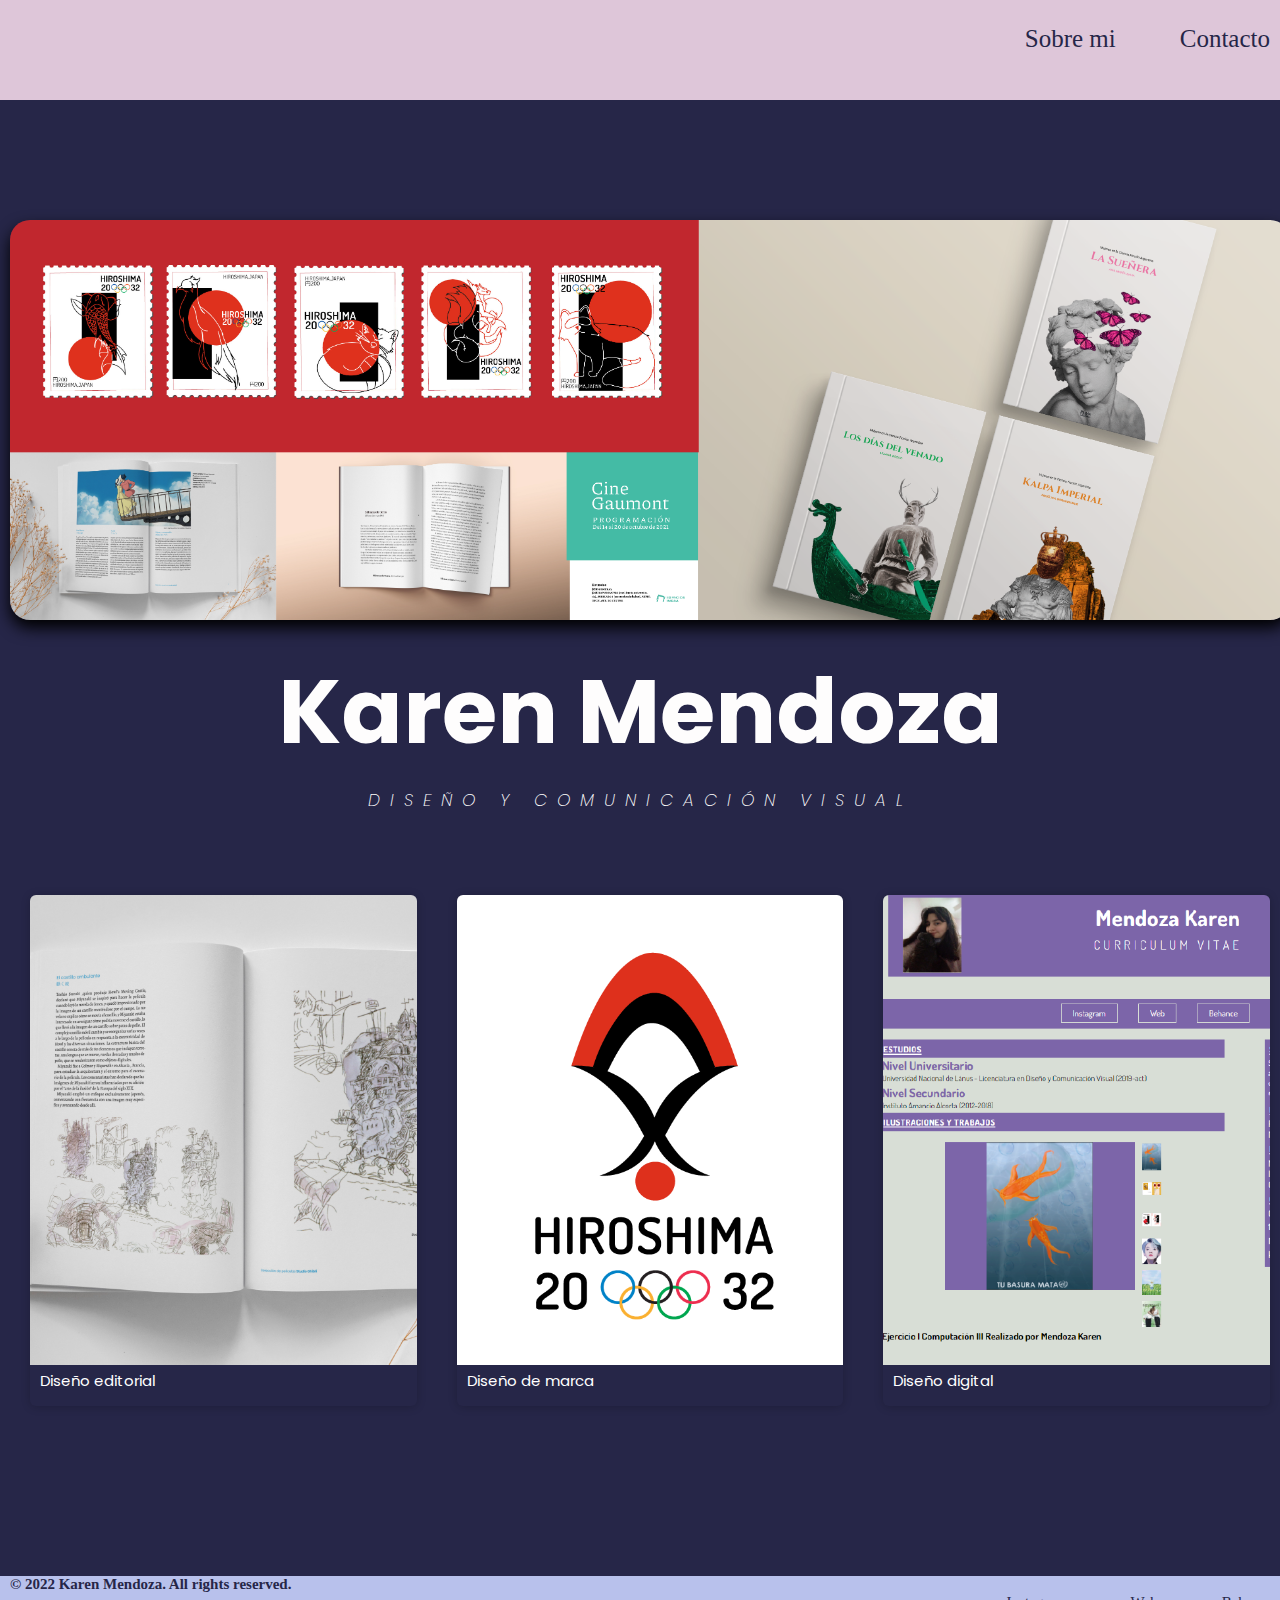
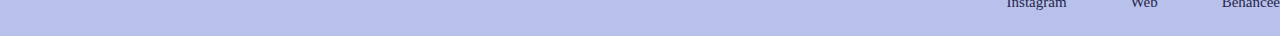
<file: index.html>
<!doctype html>
<html>
<head>
<meta charset="utf-8">
<meta name="viewport" content="width=device-width, initial-scale=1.0"> 
<meta name="Description" content="Portafolio HTML y CSS Unla 2022">
<meta name="author" content="Karen Mendoza">
<meta name="Keywords" content="Portafolio, Diseño, Computación">
<meta name="viewport" content="width=device-width, initial-scale=1.0">
<link href="https://fonts.googleapis.com/css2?family=Poppins:ital,wght@0,100;0,200;0,300;0,400;0,500;0,600;0,700;0,800;0,900;1,100;1,200;1,300;1,400;1,500;1,600;1,700;1,800;1,900&display=swap" rel="stylesheet">
<link href= "main.css" type="text/css" rel="stylesheet">
<title>Portfolio</title>
</head>

<body>
<header>
	<nav class="botonera">
		<ul>
			<li><a href="sobre-mi.html" >Sobre mi</a></li>
			<li><a href="contacto.html">Contacto</a></li>
		</ul>
	</nav>
	</header>
	<main>
		<div class="presentacion">
	<img src="img/imagen-landing-05.png" width="700px" height="400px" alt="imagen-landing"/>
	<h1> Karen Mendoza</h1>
	<h2> Diseño y Comunicación Visual</h2>
		</div>
	<div class="muestra">
		<div class="card">
			<img href="diseño-editorial.html" src="img/ejemplo1.png" width="400px" height="470px" alt="howl"/> 
			<div class="contenido">
				<h3> <a href="diseño-editorial.html"> Diseño editorial </a> </h3>
	
			</div>
		</div>
		<div class="card">
			<img src="img/ejemplo2.png" width="400px" height="470px" alt="hiroshima"/> 
			<div class="contenido">
				<h3> <a href="diseño-de-marca.html"> Diseño de marca </a> </h3>
			</div>
		</div>
		<div class="card">
			<img src="img/ejemplo3.png" width="400px" height="470px" alt="cv"/> 
			<div class="contenido">
				<h3> <a href="diseño-de-marca.html"> Diseño digital </a> </h3>

		</div>
		</div>
	</div>
</main>
	<footer>
	<h6>© 2022 Karen Mendoza. All rights reserved. </h6>
	<ul>
		<li><a href="https://www.instagram.com/karenbeom_art/">Instagram</a></li>
		<li><a href="www.karenmendoza.com">Web</a></li>
		<li><a href="https://www.behance.net/karenmendoza12">Behancee</a></li>
		</ul>
	</footer>
</body>
</html>
</file>
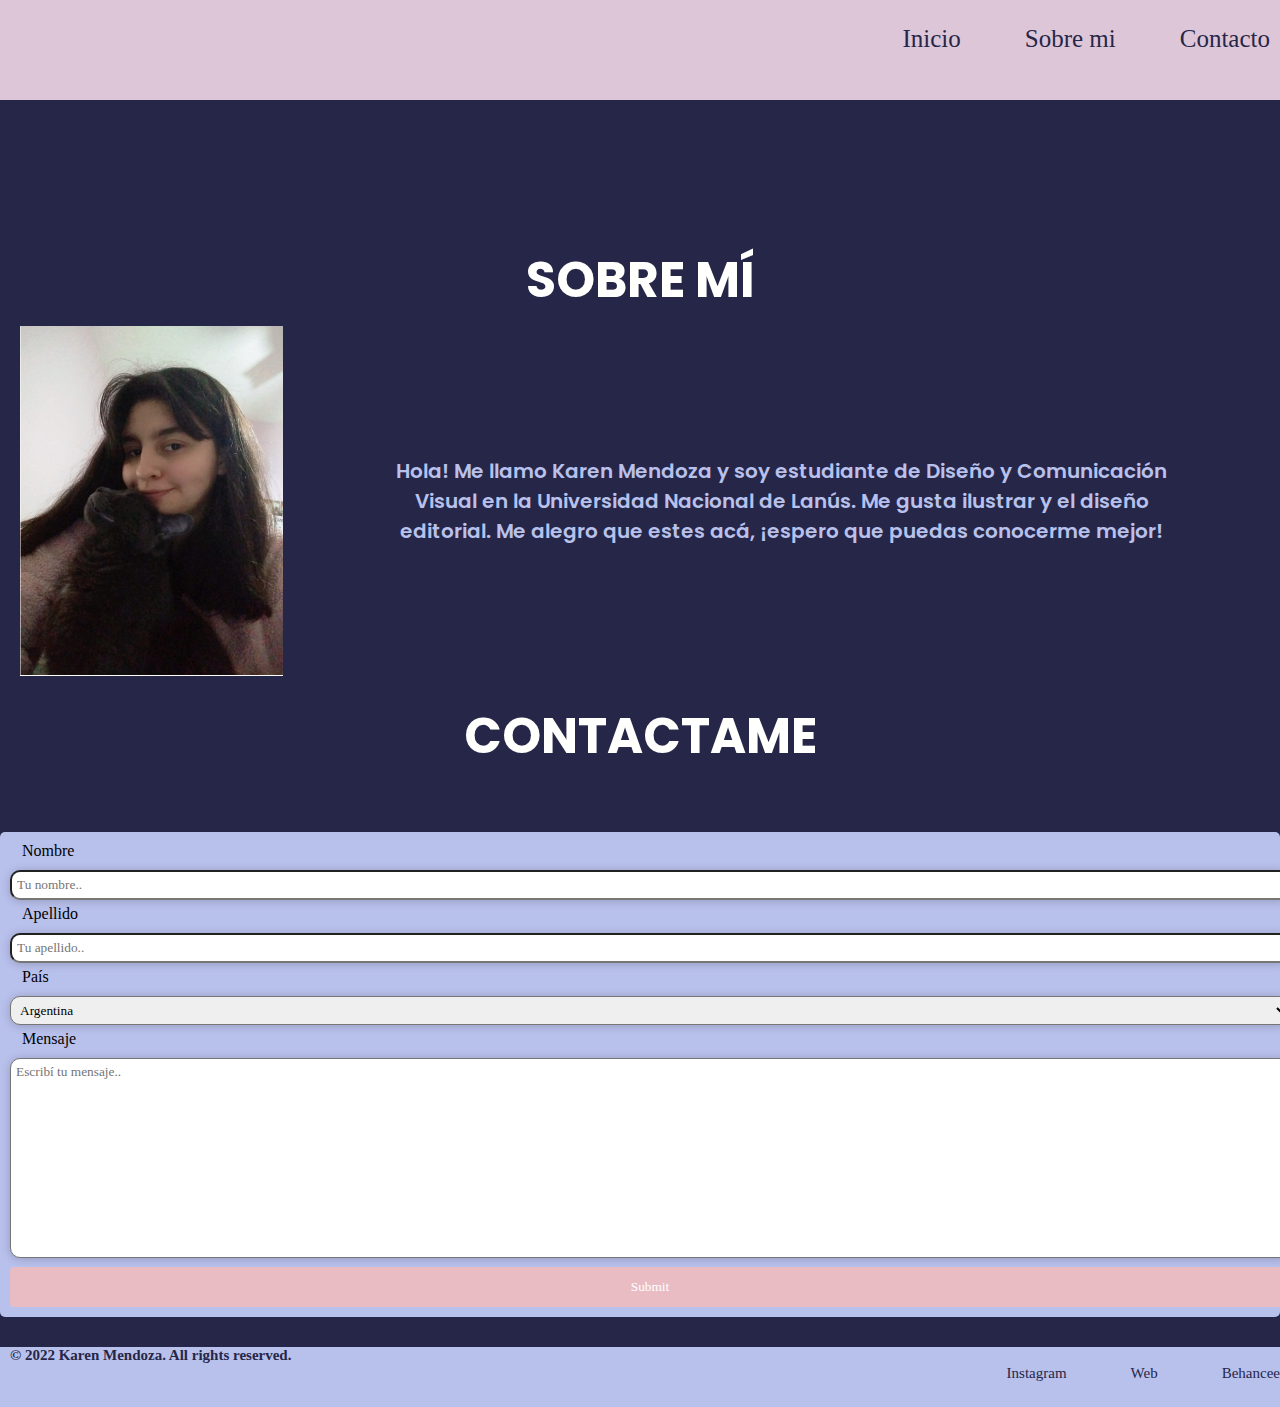
<file: sobre-mi.html>
<!doctype html>
<html>
<head>
<meta charset="utf-8">
<meta name="viewport" content="width=device-width, initial-scale=1.0"> 
<meta name="Description" content="Portafolio HTML y CSS Unla 2022">
<meta name="author" content="Karen Mendoza">
<meta name="Keywords" content="Portafolio, Diseño, Computación">
<meta name="viewport" content="width=device-width, initial-scale=1.0">
<link href="https://fonts.googleapis.com/css2?family=Poppins:ital,wght@0,100;0,200;0,300;0,400;0,500;0,600;0,700;0,800;0,900;1,100;1,200;1,300;1,400;1,500;1,600;1,700;1,800;1,900&display=swap" rel="stylesheet">
<link href= "main.css" type="text/css" rel="stylesheet">
<title>sobre-mi</title>
</head>

<body>
<header>
	<nav class="botonera">
		<ul>
			<li> <a href="index.html"> Inicio</a></li>
			<li><a href="sobre-mi.html" >Sobre mi</a></li>
			<li><a href="contacto.html">Contacto</a></li>
			
		</ul>
	</nav>
	</header>
	<main>
		<h4>Sobre mí</h4>
		<div class="sobre-mi"> 
		<p>Hola! Me llamo Karen Mendoza y soy estudiante de Diseño y Comunicación Visual en la Universidad Nacional de Lanús. Me gusta ilustrar y el diseño editorial. Me alegro que estes acá, ¡espero que puedas conocerme mejor! 
		</p>
		<img src="img/perfil.png" width="372" height="350px" alt="perfil"/>
		</div>
		<div class="contactame">
		<h4> Contactame</h4>
		<div class="container">
			
	<form action="action_page.php">

		<label for="fname">Nombre</label>
		<input type="text" id="primer-nombre" name="firstname" placeholder="Tu nombre..">

		<label for="lname">Apellido</label>
		<input type="text" id="segundo-nombre" name="lastname" placeholder="Tu apellido..">

		<label for="pais">País</label>
		<select id="pais" name="country">
		<option value="argentina">Argentina</option>
		<option value="chile">Chile</option>
		<option value="uruguay">Uruguay</option>
		</select>

		<label for="mensaje">Mensaje</label>
		<textarea id="mensaje" name="subject" placeholder="Escribí tu mensaje.." style="height:200px"></textarea>

		<input type="submit" value="Submit">

  </form>
</div>
		</div>
	</main>
	<footer>
	<h6>© 2022 Karen Mendoza. All rights reserved. </h6>
	<ul>
		<li><a href="https://www.instagram.com/karenbeom_art/">Instagram</a></li>
		<li><a href="www.karenmendoza.com">Web</a></li>
		<li><a href="https://www.behance.net/karenmendoza12">Behancee</a></li>
		</ul>
</footer>
</body>
</html>
</file>
<file: main.css>
@charset "utf-8";
/* CSS Document */
*{
	margin: 0px;
	padding: 0px;
	width: 1280px;
	
}
header{
	background-color: #dec6d9;
	height: 100px;
	width: 100%;
	margin-bottom: 120px;
}
.presentacion img
{
	margin-left: 10px;
	box-shadow: 0px 8px 16px 0px rgba(0,1,1,1.0);
	border-radius: 20px;
}
H1{
	font-family: 'Poppins', sans-serif;
	color: #fefdfd;
	padding-top: 20px;
	font-size: 90px;
	text-align: center;
}
H2 {
	font-family: 'Poppins', sans-serif;
	font-weight: 200;
	font-style: italic;
	color: #fefdfd;
	font-variant-caps: all-petite-caps;
	letter-spacing: 10px;
	text-align: center;
	margin-bottom: 60px;

}
h4{
	font-family:  'Poppins', sans-serif;
	color: #FFFFFE;
	font-variant-caps: all-petite-caps;
	font-size: 70px;
	
}
p{
	font-size: 20px;
	color: #B8C1EC;
	font-family:  'Poppins', sans-serif;
}
body{
	background-color: #262648;
	width: 1280px;
}
.sobre-mi img{
	width: 23%;
}
.botonera{
	width: 100%;
	height: 80px;
	padding-top: 25px;
	margin-bottom: 30px;;
}
nav ul {
	list-style: none;
	text-align: right;
	
}
nav ul li {
	display: inline;
	margin-left: 50px;
	
}
.botonera li:hover {
	background-color: #b8c1ec;
	color:#7c65a9; 
	height: 80px;
}
.botonera a{
	font-family: Cambria, "Hoefler Text", "Liberation Serif", Times, "Times New Roman", "serif";
	text-decoration: none;
	font-size: 25px;
	color: #262648;
	padding-right: 10px;
	
}
.muestra{
	margin-left: 10px;
	display: flex;
	margin-bottom: 150px;
}
.card{
	width: 100%;
	margin: 20px;
	border-radius: 6px;
	overflow: hidden;

	box-shadow: 0px 1px 10px rgba(0,1,1,0.2);
	cursor: default;
	transition: all 400ms ease;
	
}
.card:hover{
	box-shadow: 5px 5px 20px rgba(0,1,1,0.4);
	transform: translateY(-3%);
}
.muestra img{
	width: 100%;

}
.contenido{
	margin-left: 10px;
}
.contenido a{
	text-decoration: none;
	color: white;

}
.contenido a:hover{
	color: aqua;
	background-color: beige;
}
 h3{
	font-family: 'Poppins', sans-serif;
	margin-bottom: 14px;
	color: white;
	font-size: 15px;
	font-weight: normal;
	
}
.sobre-mi{
	display: flex;
	flex-direction: row-reverse;
	align-items: center;
}
.sobre-mi img{
	margin-left: 20px;
	
}
.sobre-mi p{
	padding-left: 100px;
	margin-right: 100px;
	text-align: center;
	font-weight: 600;
}
/* FORMULARIO DE CONTACTO */
input[type=text], select, textarea {
	padding: 5px;
	box-shadow: 0px 1px 10px rgba(0,1,1,0.2);
	border-radius: 10px;
	box-sizing: border-box;
	margin-top: 10px; 
	margin-bottom: 5px; 
	resize: vertical;
	font-family: Cambria, "Hoefler Text", "Liberation Serif", Times, "Times New Roman", "serif";
}
label{
	padding-left: 12px;
}
input[type=submit] {
	background-color: #e9bcc4;
	color: #ffffff;
	padding: 12px 20px;
	border: none;
	border-radius: 4px;
	cursor: pointer;
	font-family: Cambria, "Hoefler Text", "Liberation Serif", Times, "Times New Roman", "serif";
}
input[type=submit]:hover {
	background-color:#252848;
}

.container {
	border-radius: 5px;
	background-color:#b8c1ec;
	margin-top: 50px;
	margin-bottom: 30px;
	padding: 10px;
	

}

	

main h4{
	display: flex;
	align-items: center;
	justify-content: center;
	margin-left: auto;
	margin-right: auto;
	}


* {box-sizing:border-box}

/* Slideshow container */
.slideshow-container {
  max-width: 1000px;
  position: relative;
  margin: auto;
}

/* Hide the images by default */
.mySlides {
  display: none;
}

/* Next & previous buttons */
.prev, .next {
  cursor: pointer;
  position: absolute;
  top: 50%;
  width: auto;
  margin-top: -22px;
  padding: 16px;
  color: white;
  font-weight: bold;
  font-size: 18px;
  transition: 0.6s ease;
  border-radius: 0 3px 3px 0;
  user-select: none;
}

/* Position the "next button" to the right */
.next {
  right: 0;
  border-radius: 3px 0 0 3px;
}

/* On hover, add a black background color with a little bit see-through */
.prev:hover, .next:hover {
  background-color: rgba(0,0,0,0.8);
}

/* Caption text */
.text {
  color: #f2f2f2;
  font-size: 15px;
  padding: 8px 12px;
  position: absolute;
  bottom: 8px;
  width: 100%;
  text-align: center;
}

/* Number text (1/3 etc) */
.numbertext {
  color: #f2f2f2;
  font-size: 12px;
  padding: 8px 12px;
  position: absolute;
  top: 0;
}

/* The dots/bullets/indicators */
.dot {
  cursor: pointer;
  height: 15px;
  width: 15px;
  margin: 0 2px;
  background-color: #bbb;
  border-radius: 50%;
  display: inline-block;
  transition: background-color 0.6s ease;
}

.active, .dot:hover {
  background-color: #717171;
}

/* Fading animation */
.fade {
  animation-name: fade;
  animation-duration: 1.5s;
}

@keyframes fade {
  from {opacity: .4}
  to {opacity: 1}
}
footer{
	display: inline-block;
	background-color: #b8c1ec;
	height: 60px;
	width: 1280px;
	padding-left: 10px;
}
h6{
	color: #262648;
	font-size: 15px;
}
footer ul {
	list-style: none;
	text-align: right;
	
}
footer ul li {
	display: inline;
	margin-left: 50px;
	
	
}
footer li:hover {
	background-color: #dec6d9;
	color:#b8c1ec; 
	height: 80px;
}
footer a{
	font-family: Cambria, "Hoefler Text", "Liberation Serif", Times, "Times New Roman", "serif";
	text-decoration: none;
	font-size: 15px;
	color: #262648;
	padding-right: 10px;
	padding-top: -100px;
	}
</file>
